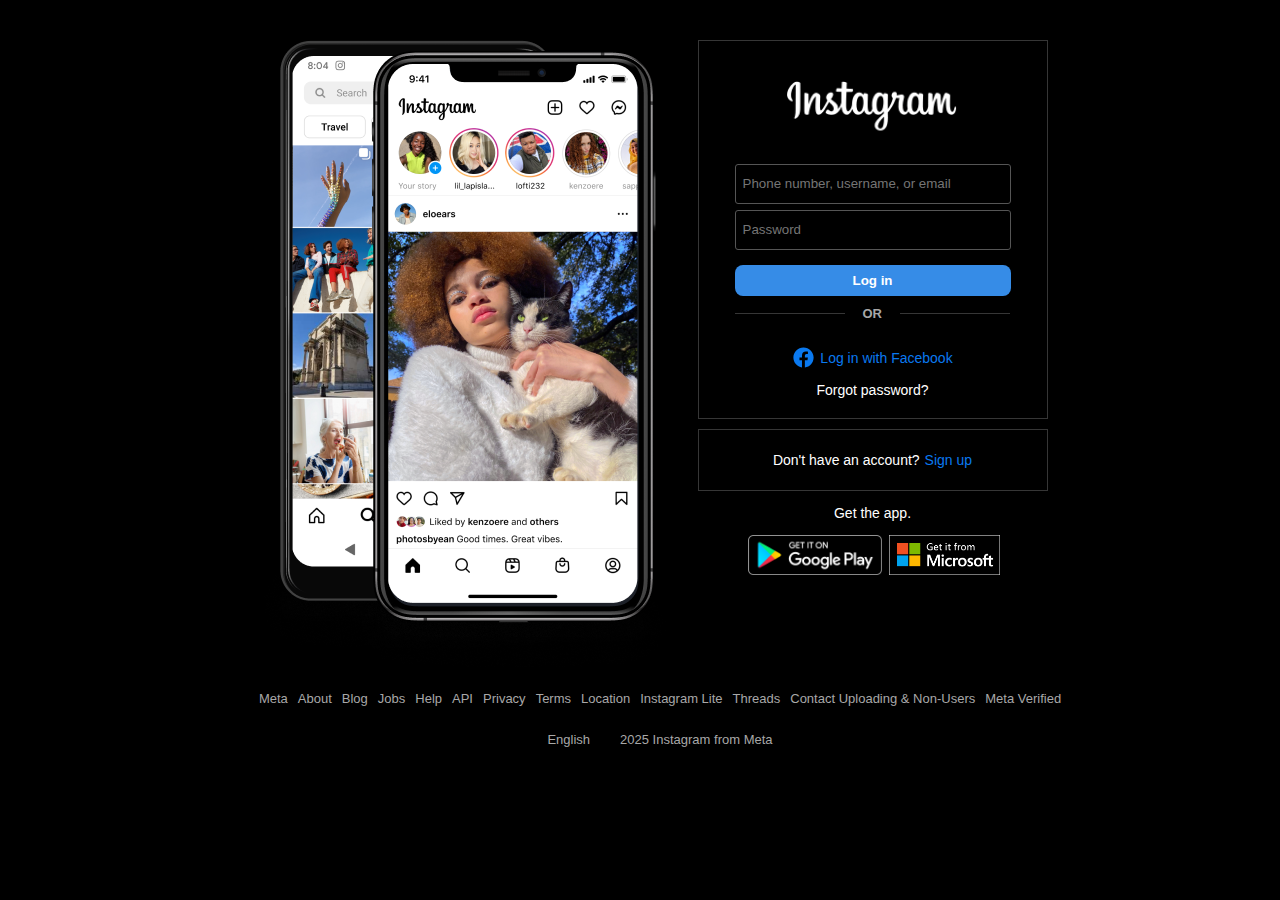
<file: inst_forms/index.html>
<!DOCTYPE html>
<html lang="en">
<head>
    <meta charset="UTF-8">
    <meta name="viewport" content="width=device-width, initial-scale=1.0">
    <title>Instagram</title>
    <link rel="stylesheet" href="style.css">
</head>
<body>
    <div class="container">
        <main>
            <div class="left-container">
                <img src="img/home-phones.png" alt="phone">
                <img src="img/screenshot1.png" alt="" class="phone-screen">
            </div>
            <div class="right-container">
                <div class="up-section">
                    <div class="logo-section">
                        <img src="img/2_tD1Q6wIri.png" alt="logo" class="logo">
                    </div>
                    <div class="form-section">
                        <form action="">
                            <div class="input-section">
                                <input type="email" placeholder="Phone number, username, or email">
                                <input type="password" placeholder="Password">
                            </div>
                        </form>
                        <button class="login-btn">Log in</button>
                        <div class="delimiter-lines">
                            <div></div>
                            <span>or</span>
                            <div></div>
                        </div>
                        <div class="alter-login-section">
                            <div class="facebook-login">
                                <a href=""><img src="img/icons8-facebook.svg" class="facebook-logo"></a>
                                <a href="" class="login-facebook-link">Log in with Facebook</a>
                            </div>
                            <a href="" class="forgot-password-link">Forgot password?</a>
                        </div>
                    </div>
                </div>
                <div class="down-section">
                    <div class="sign-up-section">
                        <p>Don't have an account?</p>
                        <a href="">Sign up</a>
                    </div>
                    <div class="get-app-section">
                        <p>Get the app.</p>
                        <div class="app-logos">
                            <a href=""><img src="img/c5Rp7Ym-Klz.png" alt="google play" class="play-logo"></a>
                            <a href=""><img src="img/EHY6QnZYdNX.png" alt="microsoft" class="microsoft-logo"></a>
                        </div>
                    </div>
                </div>
            </div>
        </main>
        <footer>
            <div>
                <ul class="first-footer">
                    <a href=""><li>Meta</li></a>
                    <a href=""><li>About</li></a>
                    <a href=""><li>Blog</li></a>
                    <a href=""><li>Jobs</li></a>
                    <a href=""><li>Help</li></a>
                    <a href=""><li>API</li></a>
                    <a href=""><li>Privacy</li></a>
                    <a href=""><li>Terms</li></a>
                    <a href=""><li>Location</li></a>
                    <a href=""><li>Instagram Lite</li></a>
                    <a href=""><li>Threads</li></a>
                    <a href=""><li>Contact Uploading & Non-Users</li></a>
                    <a href=""><li>Meta Verified</li></a>
                </ul>
                <ul class="second-footer">
                    <li>English</li>
                    <li>2025 Instagram from Meta</li>
                </ul>
            </div>
        </footer>
    </div>
</body>
</html>
</file>
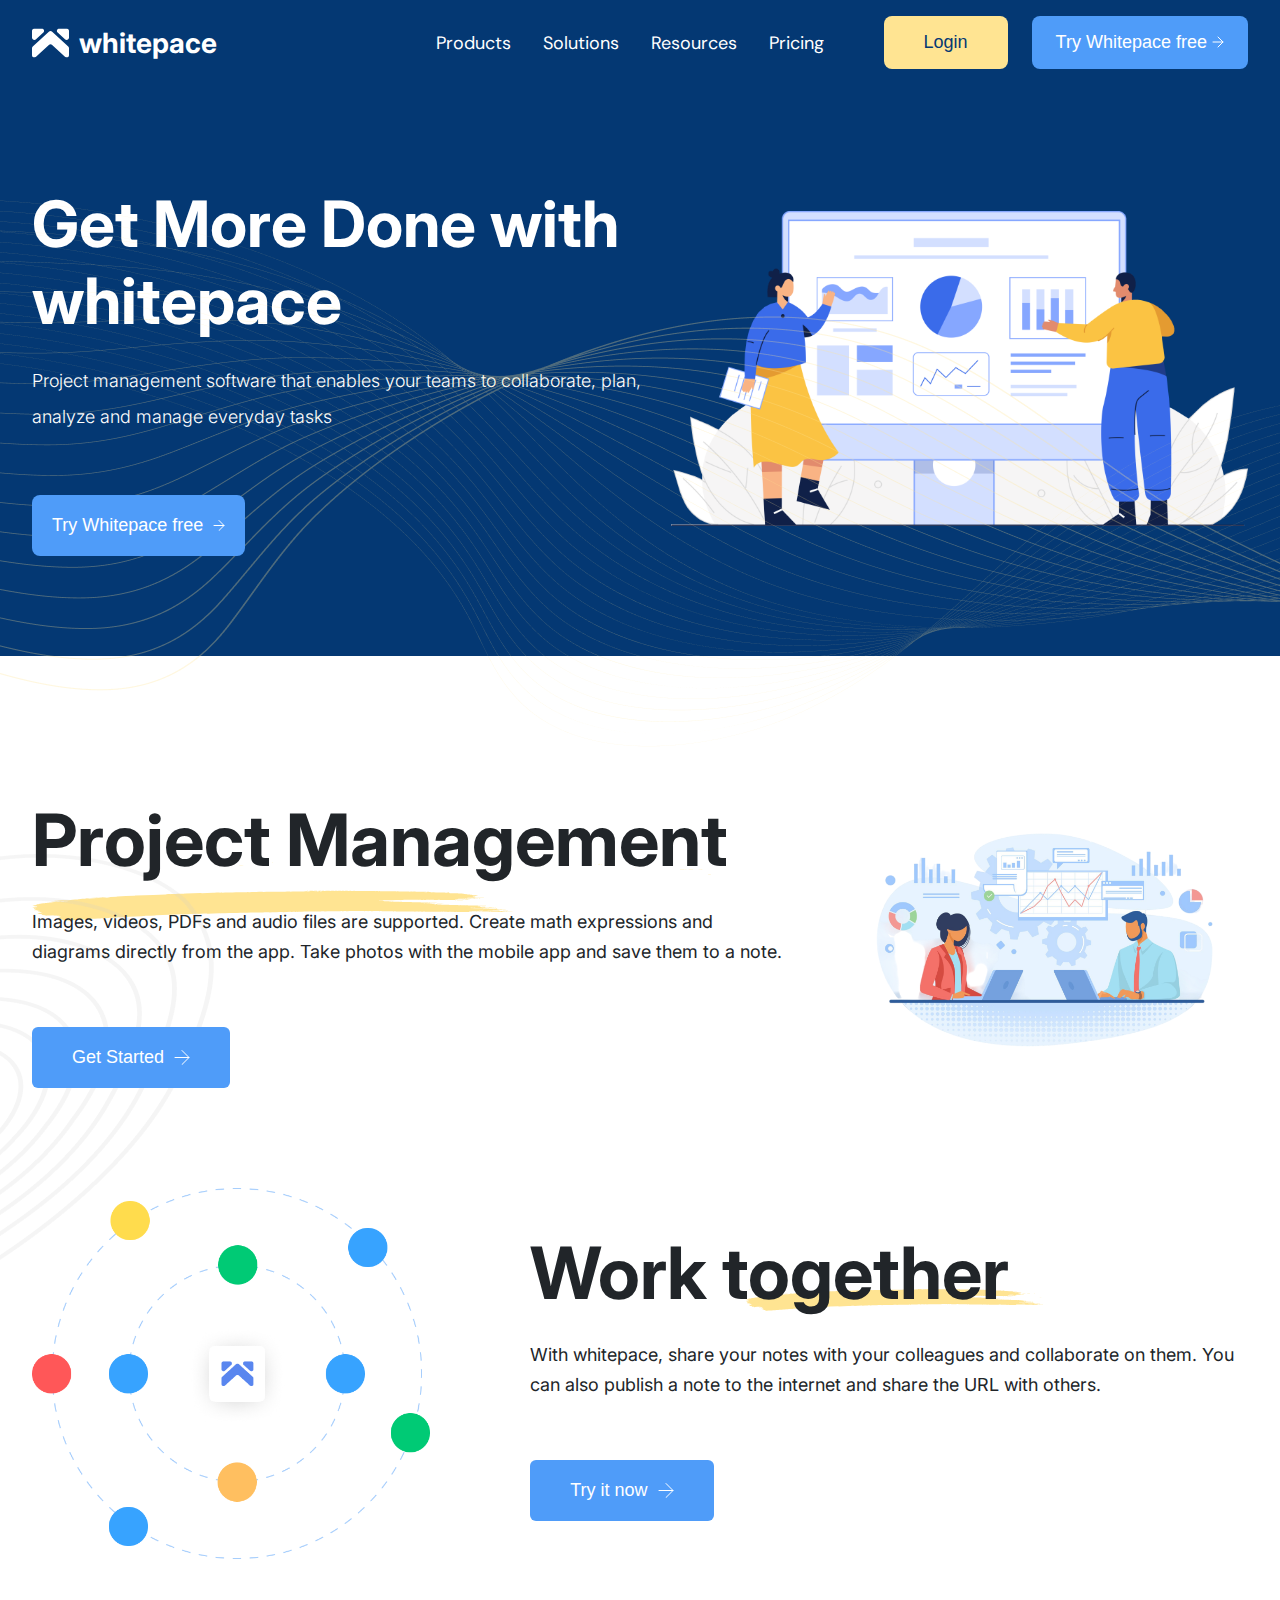
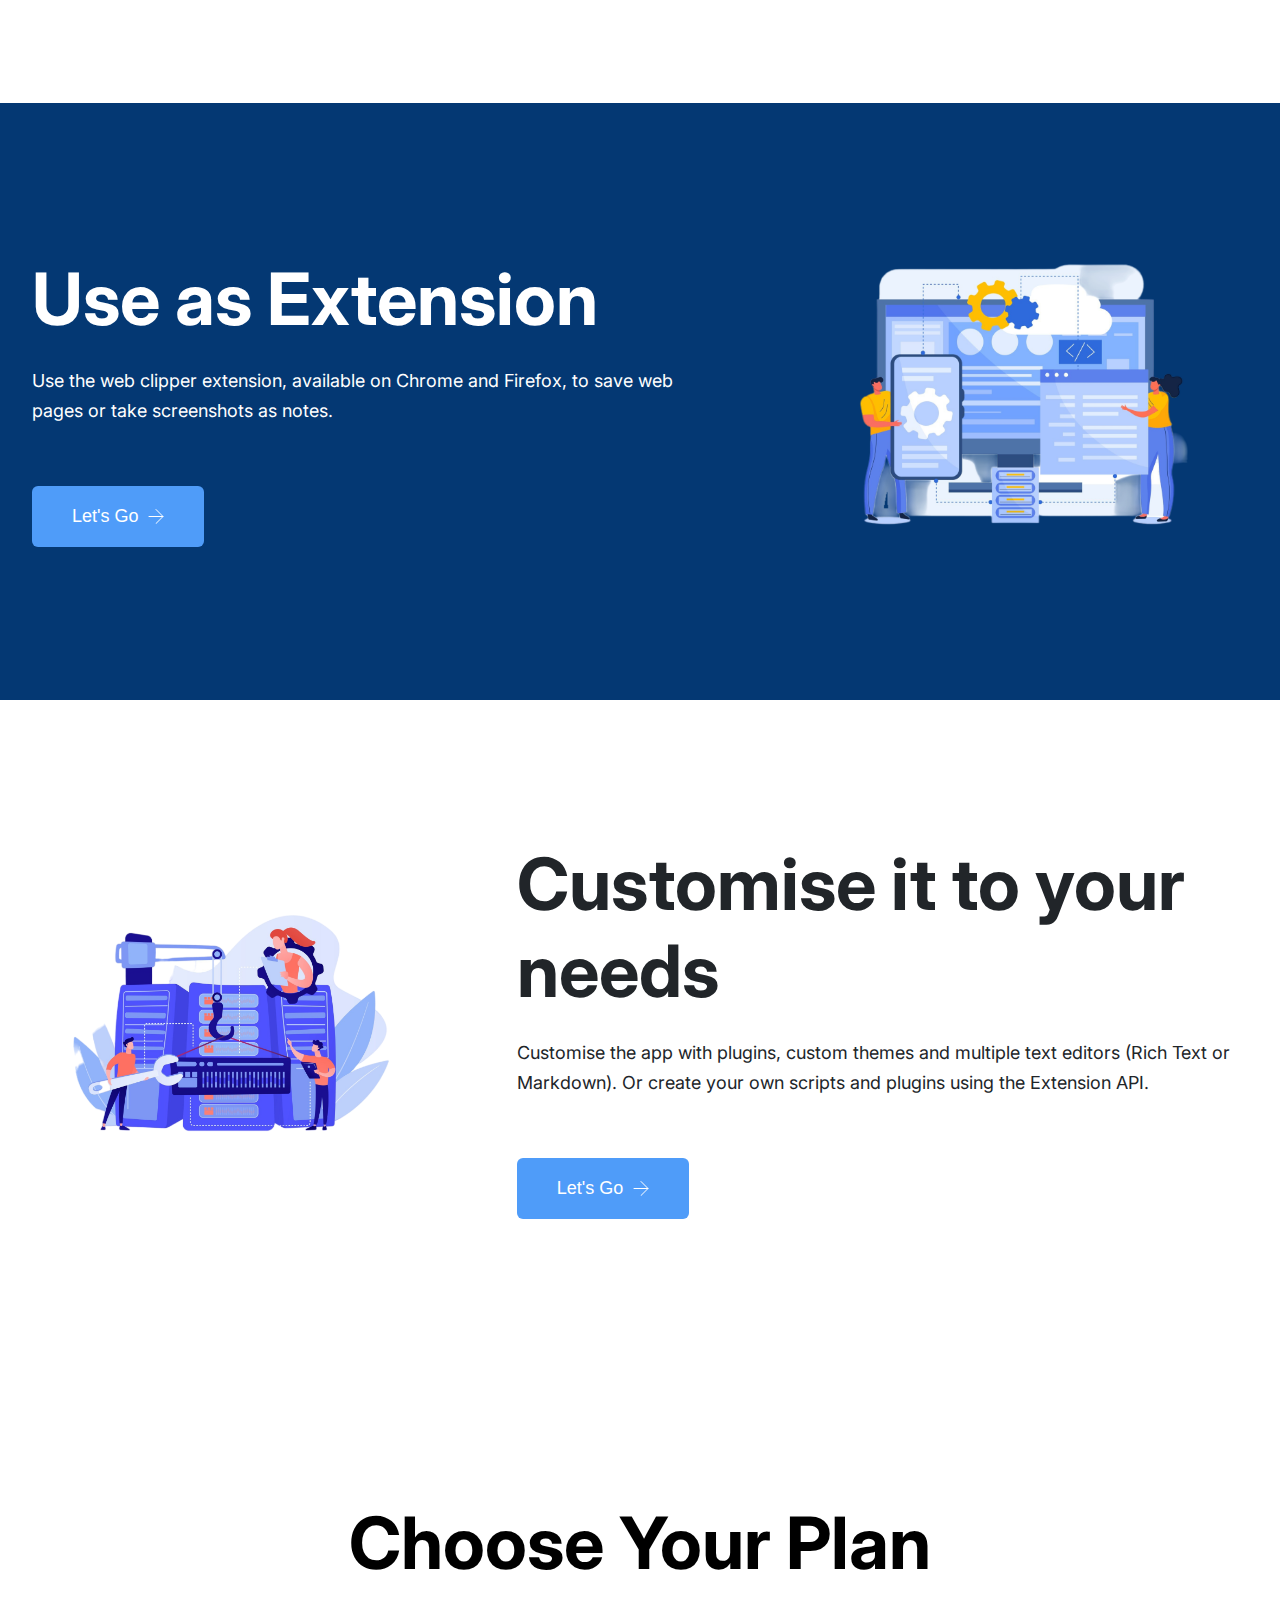
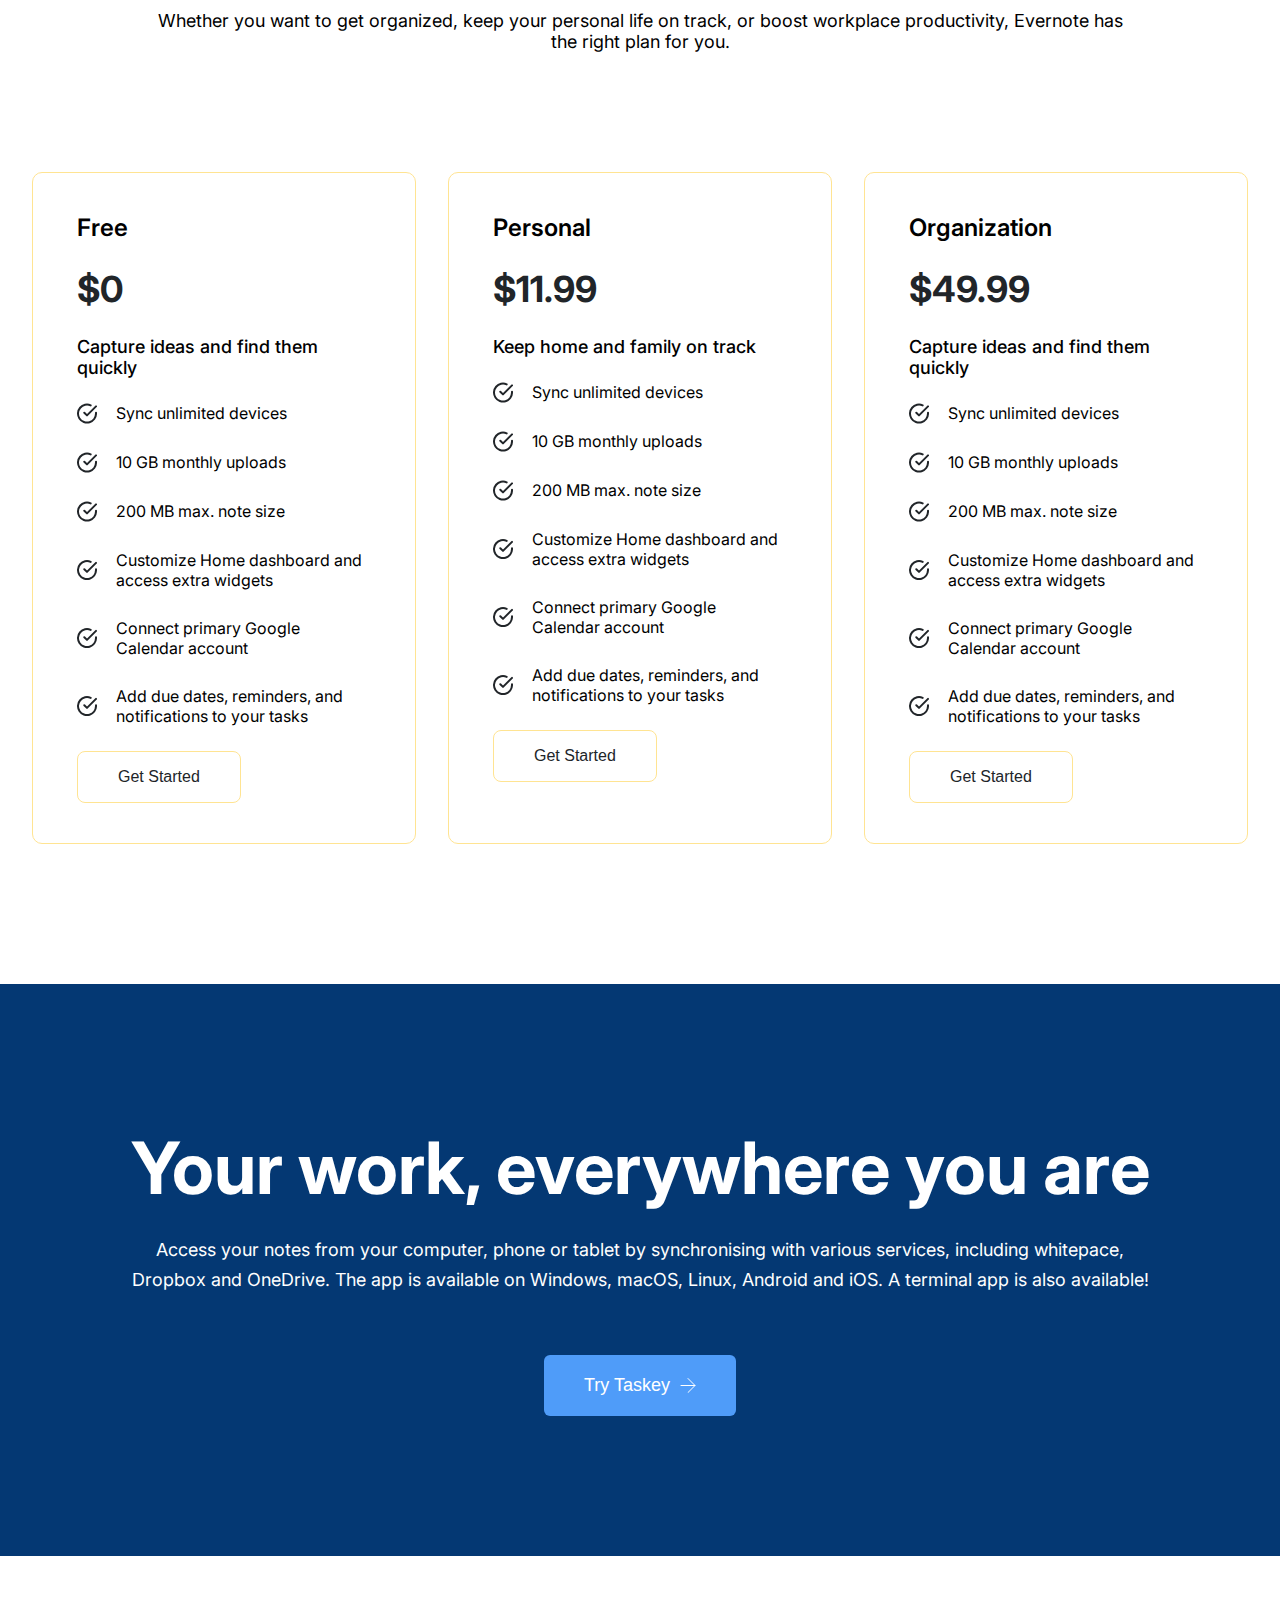
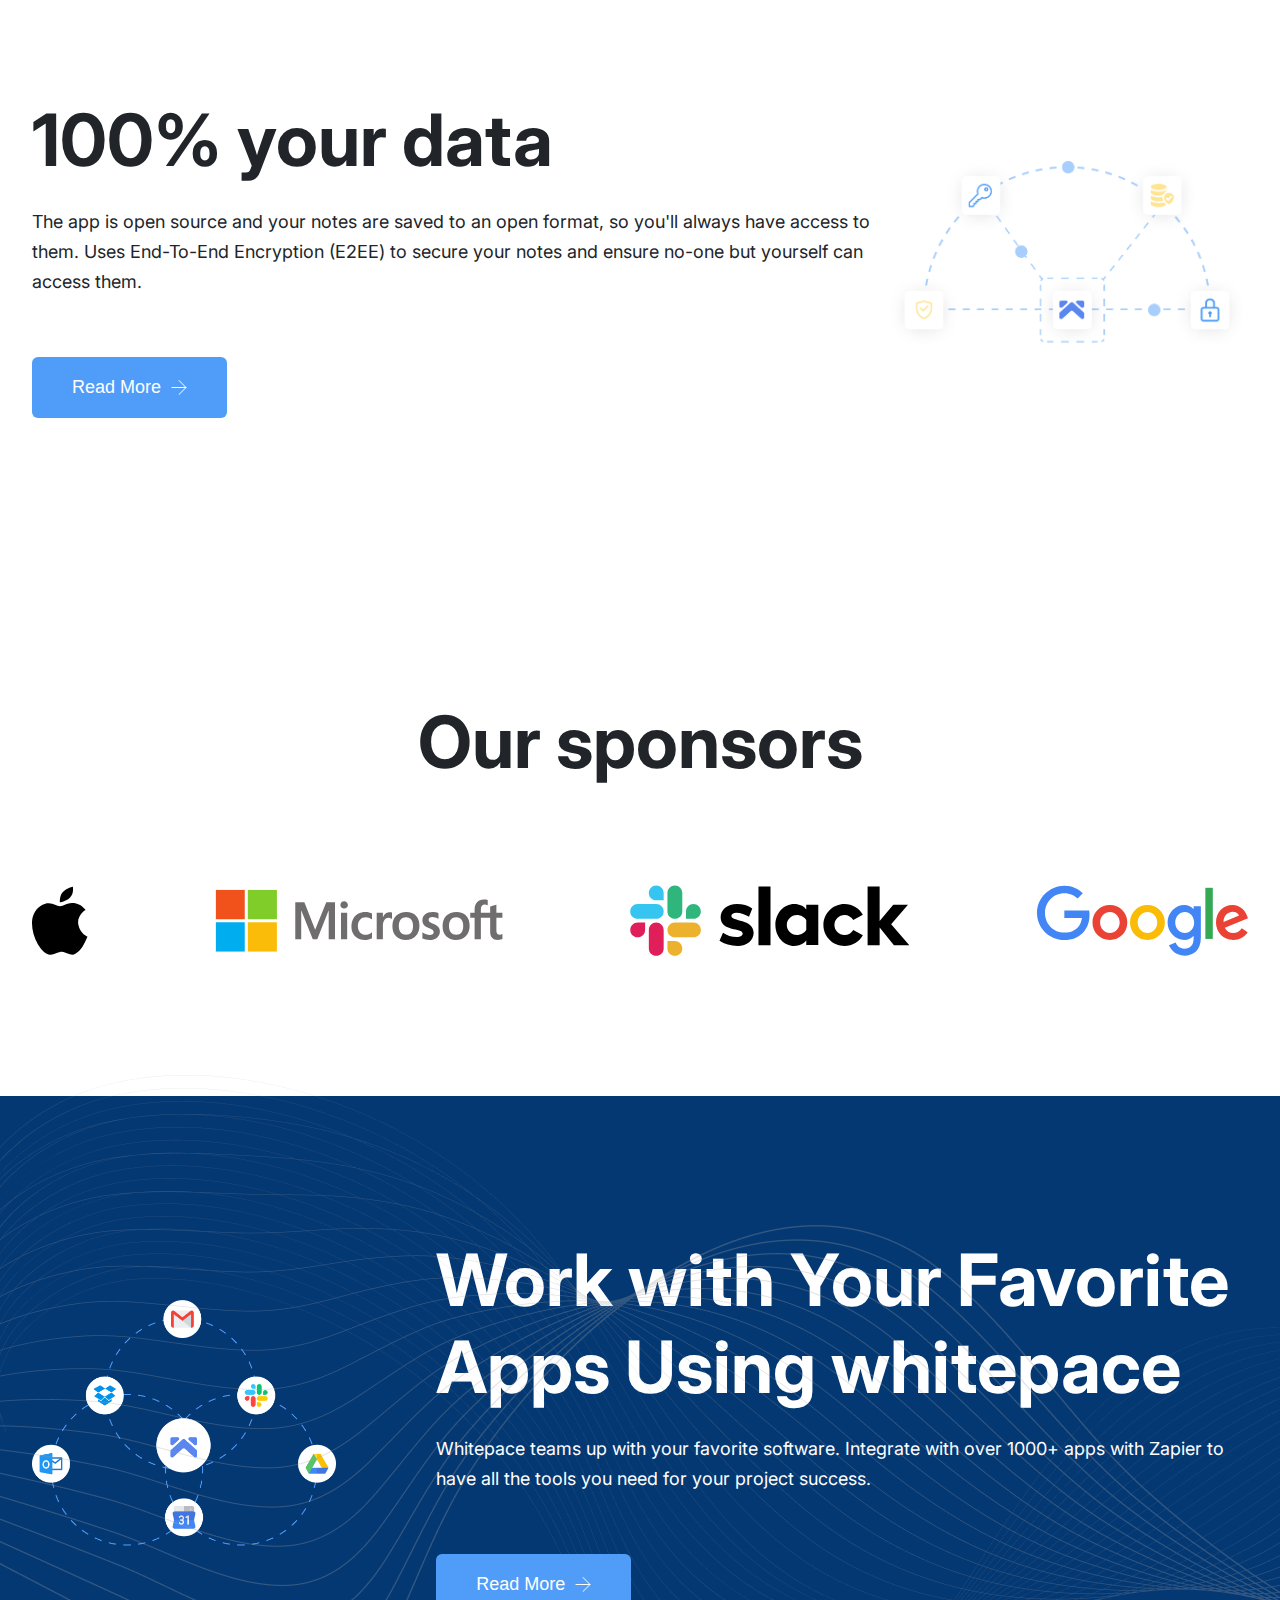
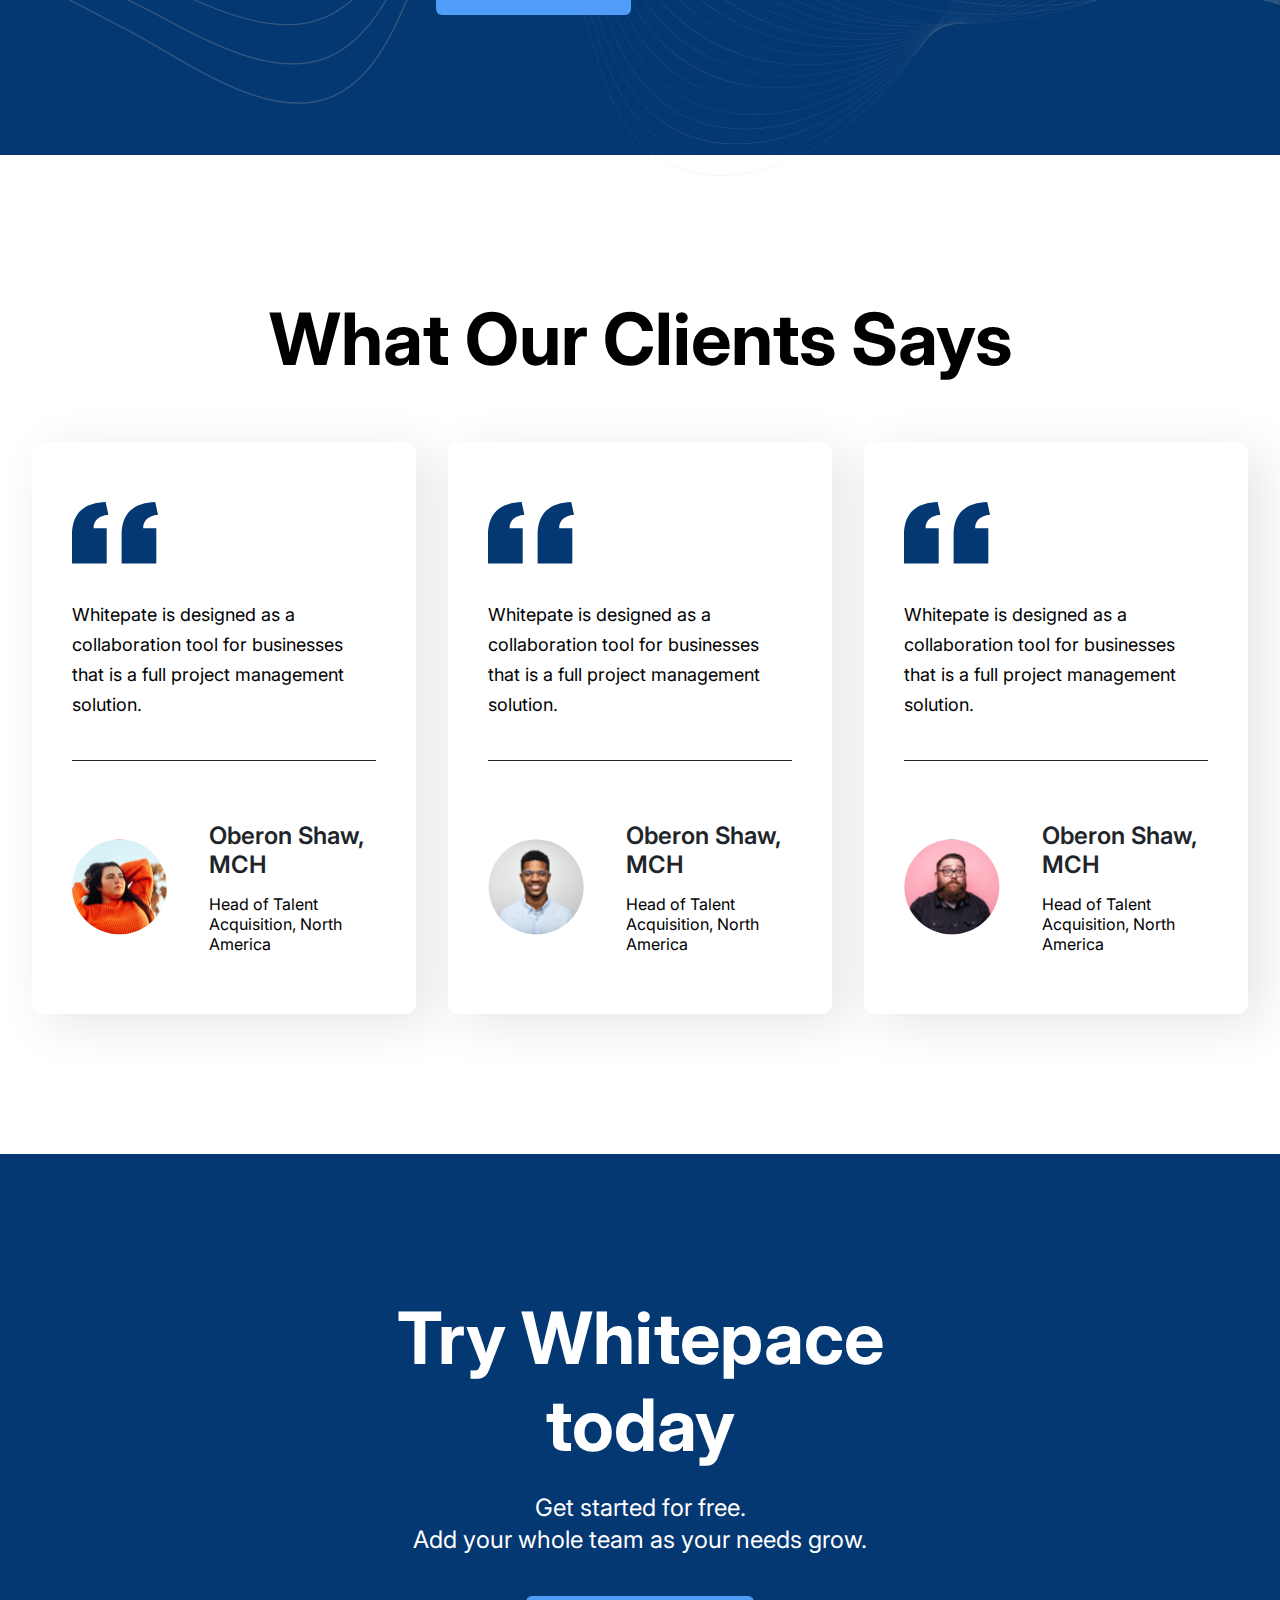
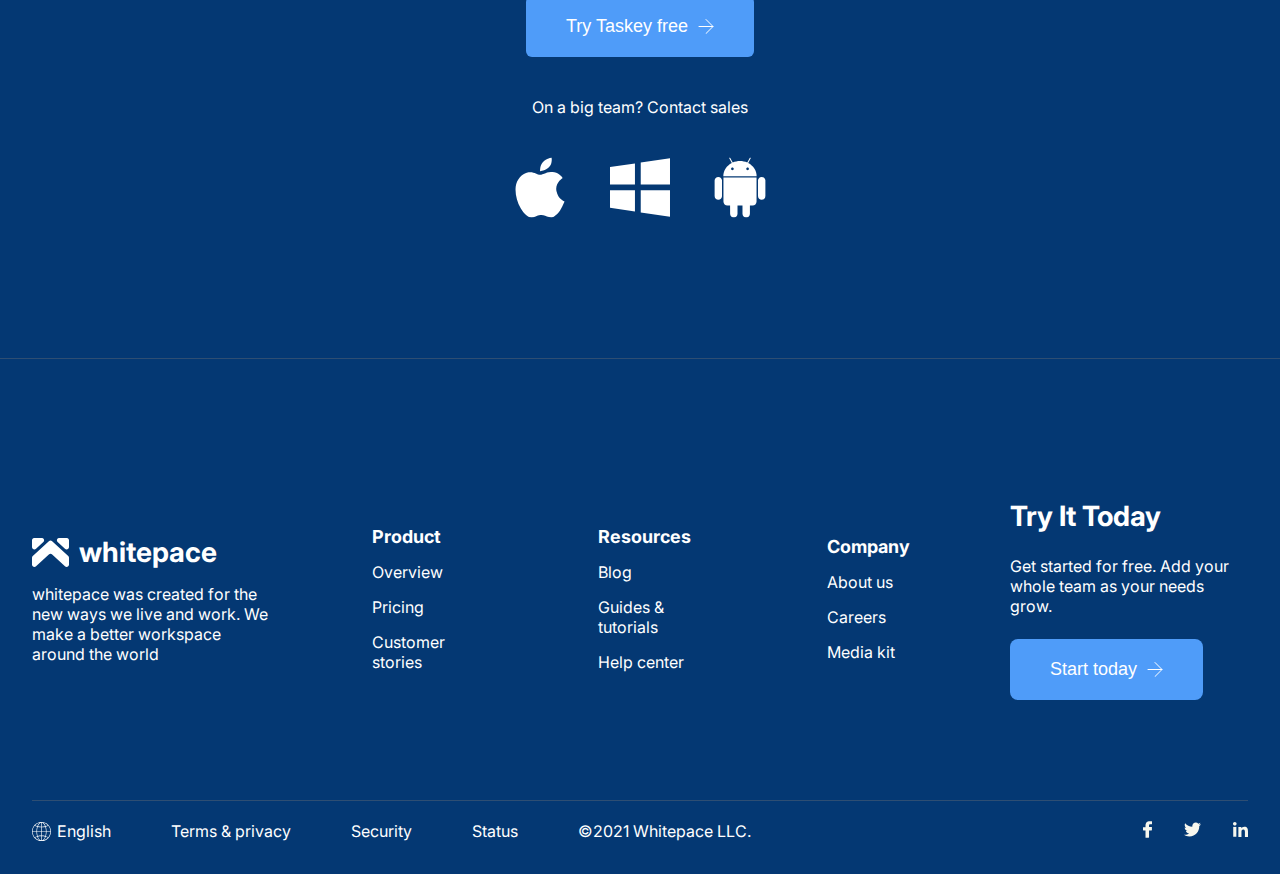
<file: SaaSLanding/index.html>
<!DOCTYPE html>
<html lang="en">
<head>
    <meta charset="UTF-8">
    <meta name="viewport" content="width=device-width, initial-scale=1.0">
    <link rel="stylesheet" href="app.css">
    <link href="https://fonts.googleapis.com/css2?family=Inter:ital,opsz,wght@0,14..32,100..900;1,14..32,100..900&family=Playfair+Display:ital,wght@0,400..900;1,400..900&family=Roboto:ital,wght@0,100;0,300;0,400;0,500;0,700;0,900;1,100;1,300;1,400;1,500;1,700;1,900&display=swap" rel="stylesheet">
    <link href="https://fonts.googleapis.com/css2?family=DM+Sans:ital,opsz,wght@0,9..40,100..1000;1,9..40,100..1000&family=Inter:ital,opsz,wght@0,14..32,100..900;1,14..32,100..900&family=Playfair+Display:ital,wght@0,400..900;1,400..900&family=Roboto:ital,wght@0,100;0,300;0,400;0,500;0,700;0,900;1,100;1,300;1,400;1,500;1,700;1,900&display=swap" rel="stylesheet">
    <title>SaaS Landing</title>
</head>
<body>
    <header>
        <div class="logo">
            <img src="images/Logo Icon.svg" alt="website logo">
            <span class="logo-name">whitepace</span>
        </div>
        <nav>
            <ul>
                <li><a href="#products">Products</a></li>
                <li><a href="#solutions">Solutions</a></li>
                <li><a href="#resources">Resources</a></li>
                <li><a href="pricing">Pricing</a></li>
            </ul>
            <div class="header-buttons">
                <button class="btn-login">Login</button>
                <button class="btn-free-trial">Try Whitepace free
                    <svg xmlns="http://www.w3.org/2000/svg" width="12" height="12" viewBox="0 0 12 12" fill="none">
                        <path d="M1 6H11" stroke="white" stroke-linecap="round" stroke-linejoin="round"/>
                        <path d="M6 1L11 6L6 11" stroke="white" stroke-linecap="round" stroke-linejoin="round"/>
                    </svg>
                </button>
            </div>
            <img src="images/hum-menu.svg" alt="menu" class="nav-menu">
        </nav>
    </header>
    <section class="hero-section"> 
        <div class="heading">
            <h1>Get More Done with whitepace</h1>
            <p>Project management software that enables your teams to collaborate, plan, analyze and manage everyday tasks</p>
            <button class="btn-hero">
                Try Whitepace free
                <svg xmlns="http://www.w3.org/2000/svg" width="12" height="11" viewBox="0 0 12 11" fill="none">
                    <path d="M1 5.5H11" stroke="white" stroke-linecap="round" stroke-linejoin="round"/>
                    <path d="M6 0.5L11 5.5L6 10.5" stroke="white" stroke-linecap="round" stroke-linejoin="round"/>
                </svg>
            </button>
        </div>
        <div>
            <img src="images/work-illustrator.png" alt="hero image" class="hero-image">
        </div>
        <img src="images/background-vectors/Element1.png" alt="background vector" class="hero-back-picture">
    </section>
    <main>
        <section class="work-management">
            <section class="project-management">
                <div class="text-box">
                    <h1>
                        Project Management
                        <img src="images/vector-underline.svg" alt="underline" class="head-underline-v1">
                    </h1>
                    <p>Images, videos, PDFs and audio files are supported. Create math expressions and diagrams directly from the app. Take photos with the mobile app and save them to a note.</p>
                    <button class="btn-get-started">
                        Get Started
                        <svg xmlns="http://www.w3.org/2000/svg" width="16" height="15" viewBox="0 0 16 15" fill="none">
                            <path d="M1 7.5H15" stroke="white" stroke-linecap="round" stroke-linejoin="round"/>
                            <path d="M8 0.5L15 7.5L8 14.5" stroke="white" stroke-linecap="round" stroke-linejoin="round"/>
                        </svg>
                    </button>
                </div>
                <div>
                    <img src="images/analyzing-graphs.png" alt="management image" class="management-image">
                </div>
                <img src="images/background-vectors/background-vector1.png" alt="background vector" class="back-vec">
            </section>
            <section class="work-together">
                <div class="text-box">
                    <h1>
                        Work together
                        <img src="images/vector-underline2.svg" alt="underline" class="head-underline-v2">
                    </h1>
                    <p>With whitepace, share your notes with your colleagues and collaborate on them. You can also publish a note to the internet and share the URL with others.</p>
                    <button class="btn-try-it">
                        Try it now
                        <svg xmlns="http://www.w3.org/2000/svg" width="16" height="15" viewBox="0 0 16 15" fill="none">
                            <path d="M1 7.5H15" stroke="white" stroke-linecap="round" stroke-linejoin="round"/>
                            <path d="M8 0.5L15 7.5L8 14.5" stroke="white" stroke-linecap="round" stroke-linejoin="round"/>
                        </svg>
                    </button>
                </div>
                <div>
                    <img src="images/work-together-image.png" alt="work image" class="work-image">
                </div>
            </section>
        </section>
        <section class="customise-extension">
            <section class="extension-container">
                <div class="text-box">
                    <h1>
                        Use as Extension
                    </h1>
                    <p>Use the web clipper extension, available on Chrome and Firefox, to save web pages or take screenshots as notes.</p>
                    <button class="btn-lets-go">
                        Let's Go
                        <svg xmlns="http://www.w3.org/2000/svg" width="16" height="15" viewBox="0 0 16 15" fill="none">
                            <path d="M1 7.5H15" stroke="white" stroke-linecap="round" stroke-linejoin="round"/>
                            <path d="M8 0.5L15 7.5L8 14.5" stroke="white" stroke-linecap="round" stroke-linejoin="round"/>
                        </svg>
                    </button>
                </div>
                <div>
                    <img src="images/extension-illustration.png" alt="extension image" class="extension-image">
                </div>
            </section>
            <section class="customise-container">
                <div class="text-box">
                    <h1>
                        Customise it to your needs
                    </h1>
                    <p>Customise the app with plugins, custom themes and multiple text editors (Rich Text or Markdown). Or create your own scripts and plugins using the Extension API.</p>
                    <button class="btn-lets-go">
                        Let's Go
                        <svg xmlns="http://www.w3.org/2000/svg" width="16" height="15" viewBox="0 0 16 15" fill="none">
                            <path d="M1 7.5H15" stroke="white" stroke-linecap="round" stroke-linejoin="round"/>
                            <path d="M8 0.5L15 7.5L8 14.5" stroke="white" stroke-linecap="round" stroke-linejoin="round"/>
                        </svg>
                    </button>
                </div>
                <div>
                    <img src="images/architecture-concept.png" alt="customise image" class="customise-image">
                </div>
            </section>
        </section>
        <section class="pricing-container">
            <div class="price-heading">
                <h1>Choose Your Plan</h1>
                <p>Whether you want to get organized, keep your personal life on track, or boost workplace productivity, Evernote has the right plan for you.</p>
            </div>
            <div class="price-list">
                <div class="price-board">
                    <div class="price-text-block">
                        <p class="price-plan">Free</p>
                        <h4>$0</h4>
                        <p class="plan-desc">Capture ideas and find them quickly</p>
                    </div>
                    <ul class="bullet-point">
                        <li>
                            <img src="images/icon.svg" alt="icon" class="icon">
                            <img src="images/Icon-yellow.svg" alt="icon yelllow" class="icon-hover">
                            Sync unlimited devices
                        </li>
                        <li>
                            <img src="images/icon.svg" alt="icon" class="icon">
                            <img src="images/Icon-yellow.svg" alt="icon yelllow" class="icon-hover">
                            10 GB monthly uploads
                        </li>
                        <li>
                            <img src="images/icon.svg" alt="icon">
                            <img src="images/Icon-yellow.svg" alt="icon yelllow" class="icon-hover">
                            200 MB max. note size
                        </li>
                        <li>
                            <img src="images/icon.svg" alt="icon" class="icon">
                            <img src="images/Icon-yellow.svg" alt="icon yelllow" class="icon-hover">
                            Customize Home dashboard and access extra widgets
                        </li>
                        <li>
                            <img src="images/icon.svg" alt="icon">
                            <img src="images/Icon-yellow.svg" alt="icon yelllow" class="icon-hover">
                            Connect primary Google Calendar account
                        </li>
                        <li>
                            <img src="images/icon.svg" alt="icon" class="icon">
                            <img src="images/Icon-yellow.svg" alt="icon yelllow" class="icon-hover">
                            Add due dates, reminders, and notifications to your tasks
                        </li>
                    </ul>
                    <button class="btn-get-started-price">Get Started</button>
                </div>
                <div class="price-board">
                    <div class="price-text-block">
                        <p class="price-plan">Personal</p>
                        <h4>$11.99</h4>
                        <p class="plan-desc">Keep home and family on track</p>
                    </div>
                    <ul class="bullet-point">
                        <li>
                            <img src="images/icon.svg" alt="icon">
                            <img src="images/Icon-yellow.svg" alt="icon yelllow" class="icon-hover">
                            Sync unlimited devices
                        </li>
                        <li>
                            <img src="images/icon.svg" alt="icon">
                            <img src="images/Icon-yellow.svg" alt="icon yelllow" class="icon-hover">
                            10 GB monthly uploads
                        </li>
                        <li>
                            <img src="images/icon.svg" alt="icon" class="icon">
                            <img src="images/Icon-yellow.svg" alt="icon yelllow" class="icon-hover">
                            200 MB max. note size
                        </li>
                        <li>
                            <img src="images/icon.svg" alt="icon" class="icon">
                            <img src="images/Icon-yellow.svg" alt="icon yelllow" class="icon-hover">
                            Customize Home dashboard and access extra widgets
                        </li>
                        <li>
                            <img src="images/icon.svg" alt="icon" class="icon">
                            <img src="images/Icon-yellow.svg" alt="icon yelllow" class="icon-hover">
                            Connect primary Google Calendar account
                        </li>
                        <li>
                            <img src="images/icon.svg" alt="icon" class="icon">
                            <img src="images/Icon-yellow.svg" alt="icon yelllow" class="icon-hover">
                            Add due dates, reminders, and notifications to your tasks
                        </li>
                    </ul>
                    <button class="btn-get-started-price">Get Started</button>
                </div>
                <div class="price-board">
                    <div class="price-text-block">
                        <p class="price-plan">Organization</p>
                        <h4>$49.99</h4>
                        <p class="plan-desc">Capture ideas and find them quickly</p>
                    </div>
                    <ul class="bullet-point">
                        <li>
                            <img src="images/icon.svg" alt="icon">
                            <img src="images/Icon-yellow.svg" alt="icon yelllow" class="icon-hover">
                            Sync unlimited devices
                        </li>
                        <li>
                            <img src="images/icon.svg" alt="icon">
                            <img src="images/Icon-yellow.svg" alt="icon yelllow" class="icon-hover">
                            10 GB monthly uploads
                        </li>
                        <li>
                            <img src="images/icon.svg" alt="icon">
                            <img src="images/Icon-yellow.svg" alt="icon yelllow" class="icon-hover">
                            200 MB max. note size
                        </li>
                        <li>
                            <img src="images/icon.svg" alt="icon" class="icon">
                            <img src="images/Icon-yellow.svg" alt="icon yelllow" class="icon-hover">
                            Customize Home dashboard and access extra widgets
                        </li>
                        <li>
                            <img src="images/icon.svg" alt="icon" class="icon">
                            <img src="images/Icon-yellow.svg" alt="icon yelllow" class="icon-hover">
                            Connect primary Google Calendar account
                        </li>
                        <li>
                            <img src="images/icon.svg" alt="icon" class="icon">
                            <img src="images/Icon-yellow.svg" alt="icon yelllow" class="icon-hover">
                            Add due dates, reminders, and notifications to your tasks
                        </li>
                    </ul>
                    <button class="btn-get-started-price">Get Started</button>
                </div>
            </div>
        </section>
        <section class="your-work-container">
            <div class="yw-text-box">
                <h1>Your work, everywhere you are</h1>
                <p>Access your notes from your computer, phone or tablet by synchronising with various services, including whitepace, Dropbox and OneDrive. The app is available on Windows, macOS, Linux, Android and iOS. A terminal app is also available!</p>
            </div>
            <button class="btn-try-taskey">
                Try Taskey
                <svg xmlns="http://www.w3.org/2000/svg" width="16" height="15" viewBox="0 0 16 15" fill="none">
                    <path d="M1 7.5H15" stroke="white" stroke-linecap="round" stroke-linejoin="round"/>
                    <path d="M8 0.5L15 7.5L8 14.5" stroke="white" stroke-linecap="round" stroke-linejoin="round"/>
                </svg>
            </button>
        </section>
        <section class="your-data-container">
            <div class="your-data-heading">
                <div class="text-box">
                    <h1>100% your data</h1>
                    <p>The app is open source and your notes are saved to an open format, so you'll always have access to them. Uses End-To-End Encryption (E2EE) to secure your notes and ensure no-one but yourself can access them.</p>
                </div>
                <button class="btn-read-more">
                    Read More
                    <svg xmlns="http://www.w3.org/2000/svg" width="16" height="15" viewBox="0 0 16 15" fill="none">
                        <path d="M1 7.5H15" stroke="white" stroke-linecap="round" stroke-linejoin="round"/>
                        <path d="M8 0.5L15 7.5L8 14.5" stroke="white" stroke-linecap="round" stroke-linejoin="round"/>
                    </svg>
                </button>
            </div>
            <div>
                <img src="images/database.png" alt="database image" class="database-image">
            </div>
        </section>
        <section class="our-sponsors-container">
            <h1>Our sponsors</h1>
            <div class="companies-logos">
                <img src="images/logo-images/Apple.svg" alt="apple logo">
                <img src="images/logo-images/microsoft 1.svg" alt="microsoft logo">
                <img src="images/logo-images/slack.svg" alt="slack logo">
                <img src="images/logo-images/google.svg" alt="google logo">
            </div>
        </section>
        <section class="apps-container">
            <div class="text-box">
                <h1>Work with Your Favorite Apps Using whitepace</h1>
                <p>Whitepace teams up with your favorite software. Integrate with over 1000+ apps with Zapier to have all the tools you need for your project success.</p>
                <button class="btn-read-more">
                    Read More
                    <svg xmlns="http://www.w3.org/2000/svg" width="16" height="15" viewBox="0 0 16 15" fill="none">
                        <path d="M1 7.5H15" stroke="white" stroke-linecap="round" stroke-linejoin="round"/>
                        <path d="M8 0.5L15 7.5L8 14.5" stroke="white" stroke-linecap="round" stroke-linejoin="round"/>
                    </svg>
                </button>
            </div>
            <div>
                <img src="images/apps.png" alt="app image" class="apps-image">
            </div>
            <img src="images/background-vectors/Element2.png" alt="background vector" class="apps-back-vec">
        </section>
        <section class="testamonial-container">
            <h1>What Our Clients Says</h1>
            <div class="clients-container">
                <div class="client-box">
                    <div class="client-comment">
                        <img src="images/comm-icon-black.svg" alt="comment icon" class="comment-icon-b">
                        <img src="images/comm-icon-white.svg" alt="comment icon" class="comment-icon-w">
                        <p>Whitepate is designed as a collaboration tool for businesses that is a full project management solution.</p>
                    </div>
                    <div class="client-name-box">
                        <img src="images/Avater1.svg" alt="avatar">
                        <div class="client-name-textbox">
                            <p class="client-name">Oberon Shaw, MCH</p>
                            <p class="client-prof">Head of Talent Acquisition, North America</p>
                        </div>
                    </div>
                </div>
                <div class="client-box">
                    <div class="client-comment">
                        <img src="images/comm-icon-black.svg" alt="comment icon" class="comment-icon-b">
                        <img src="images/comm-icon-white.svg" alt="comment icon" class="comment-icon-w">
                        <p>Whitepate is designed as a collaboration tool for businesses that is a full project management solution.</p>
                    </div>
                    <div class="client-name-box">
                        <img src="images/Avater2.svg" alt="avatar">
                        <div class="client-name-textbox">
                            <p class="client-name">Oberon Shaw, MCH</p>
                            <p class="client-prof">Head of Talent Acquisition, North America</p>
                        </div>
                    </div>
                </div>
                <div class="client-box">
                    <div class="client-comment">
                        <img src="images/comm-icon-black.svg" alt="comment icon" class="comment-icon-b">
                        <img src="images/comm-icon-white.svg" alt="comment icon" class="comment-icon-w">
                        <p>Whitepate is designed as a collaboration tool for businesses that is a full project management solution.</p>
                    </div>
                    <div class="client-name-box">
                        <img src="images/Avater3.svg" alt="avatar">
                        <div class="client-name-textbox">
                            <p class="client-name">Oberon Shaw, MCH</p>
                            <p class="client-prof">Head of Talent Acquisition, North America</p>
                        </div>
                    </div>
                </div>
            </div>
        </section>
        <section class="free-trial-container">
            <div class="free-trial-heading">
                <div class="free-trial-textbox">
                    <h1>Try Whitepace today</h1>
                    <p>
                        Get started for free. <br>
                        Add your whole team as your needs grow.
                    </p>
                </div>
                <button class="btn-try-taskey">
                    Try Taskey free
                    <svg xmlns="http://www.w3.org/2000/svg" width="16" height="15" viewBox="0 0 16 15" fill="none">
                        <path d="M1 7.5H15" stroke="white" stroke-linecap="round" stroke-linejoin="round"/>
                        <path d="M8 0.5L15 7.5L8 14.5" stroke="white" stroke-linecap="round" stroke-linejoin="round"/>
                    </svg>
                </button>
                <p>On a big team? Contact sales</p>
                <div class="os-icons">
                    <img src="images/apple-black-logo 2.svg" alt="apple logo">
                    <img src="images/windows-logo 1.svg" alt="windows logo">
                    <img src="images/android-logo 1.svg" alt="android logo">
                </div>
            </div>
        </section>
    </main>
    <footer>
        <div class="footer-info">
            <div class="company-description">
                <div class="footer-logo">
                    <img src="images/logo-footer.svg" alt="footer logo">
                    <p>whitepace</p>
                </div>
                <p>
                    whitepace was created for
                    the new ways we live and 
                    work. We make a better 
                    workspace around the world
                </p>
            </div>
            <div class="info-block">
                <p>Product</p>
                <a>Overview</a>
                <a>Pricing</a>
                <a>Customer stories</a>
            </div>
            <div class="info-block">
                <p>Resources</p>
                <a>Blog</a>
                <a>Guides & tutorials</a>
                <a>Help center</a>
            </div>
            <div class="info-block">
                <p>Company</p>
                <a>About us</a>
                <a>Careers</a>
                <a>Media kit</a>
            </div>
            <div class="call-to-action-block">
                <h5>Try It Today</h5>
                <p>
                    Get started for free. Add your <br> whole team as your needs grow.
                </p>
                <button class="btn-start-today">
                    Start today
                    <svg xmlns="http://www.w3.org/2000/svg" width="16" height="15" viewBox="0 0 16 15" fill="none">
                        <path d="M1 7.5H15" stroke="white" stroke-linecap="round" stroke-linejoin="round"/>
                        <path d="M8 0.5L15 7.5L8 14.5" stroke="white" stroke-linecap="round" stroke-linejoin="round"/>
                    </svg>
                </button>
            </div>
        </div>
        <div class="footer-bottom">
            <ul class="tems-conditions">
                <li class="languages">
                    <svg xmlns="http://www.w3.org/2000/svg" width="19" height="20" viewBox="0 0 19 20" fill="none">
                        <path d="M9.48901 0.977539C9.14844 0.977539 8.80811 0.995848 8.46948 1.03235C8.1591 1.06405 7.85253 1.11604 7.55008 1.17913C7.49155 1.19138 7.43298 1.2043 7.37445 1.21781C5.59245 1.62353 3.96529 2.53464 2.68809 3.84188C2.56932 3.96362 2.45305 4.08897 2.33935 4.21788C-1.11075 8.17872 -0.696703 14.1865 3.26417 17.6366C7.05619 20.9396 12.7641 20.7198 16.291 17.135C16.41 17.0133 16.5262 16.8879 16.6397 16.759C18.1623 15.0251 19.0013 12.796 19 10.4885C19 5.23567 14.7418 0.977499 9.48901 0.977539ZM3.11069 4.31743C3.16078 4.26544 3.21277 4.21566 3.26382 4.16526C3.32278 4.10724 3.38143 4.0489 3.44167 3.99279C3.49461 3.94333 3.54914 3.89578 3.60336 3.84759C3.66454 3.79338 3.72541 3.73916 3.78819 3.68685C3.84335 3.64025 3.9001 3.59555 3.95653 3.55053C4.01994 3.49981 4.08334 3.44908 4.14865 3.40026C4.20635 3.35682 4.265 3.31466 4.32397 3.27344C4.3896 3.22652 4.45554 3.17833 4.52243 3.13458C4.58235 3.094 4.6429 3.05469 4.70377 3.0157C4.77162 2.97226 4.83978 2.92946 4.90858 2.88888C4.97052 2.85191 5.03285 2.81553 5.09562 2.77983C5.16581 2.73988 5.23627 2.70088 5.30709 2.66284C5.37049 2.62904 5.4339 2.59595 5.4973 2.56361C5.56959 2.52715 5.6425 2.49196 5.71574 2.4574C5.77915 2.42729 5.84509 2.39717 5.9104 2.36864C5.9849 2.33693 6.06035 2.30523 6.13581 2.27353C6.20143 2.24658 6.26674 2.22026 6.333 2.1949C6.40972 2.16574 6.48739 2.13847 6.56507 2.11121C6.63133 2.08806 6.69759 2.06492 6.7648 2.04304C6.84374 2.01768 6.92331 1.99422 7.0032 1.97108C7.0701 1.95174 7.13636 1.93177 7.20357 1.91369C7.22925 1.90704 7.25493 1.90165 7.28061 1.89499C6.34219 2.80618 5.64579 3.93703 5.25446 5.18515C4.50198 4.98668 3.77352 4.70635 3.08216 4.34913C3.09262 4.33804 3.1015 4.32694 3.11069 4.31743ZM2.6548 4.82785C3.41635 5.24047 4.22391 5.56186 5.06075 5.78529C4.65051 7.21177 4.43517 8.6872 4.42066 10.1714H0.619454C0.688528 8.21419 1.40427 6.33506 2.6548 4.82785ZM2.6548 16.1491C1.40435 14.6418 0.688607 12.7627 0.619454 10.8055H4.42066C4.43517 12.2897 4.65047 13.7651 5.06075 15.1916C4.22395 15.4151 3.41639 15.7365 2.6548 16.1491ZM7.20167 19.0645C7.13763 19.0483 7.07137 19.0274 7.00542 19.0081C6.92521 18.9846 6.84469 18.9611 6.76543 18.9355C6.69854 18.9139 6.6326 18.8908 6.56665 18.8676C6.48866 18.8407 6.41067 18.8131 6.33363 18.7836C6.26769 18.7586 6.2027 18.7322 6.13739 18.7056C6.06162 18.6739 5.98585 18.6422 5.91071 18.6105C5.84604 18.582 5.78168 18.5526 5.71764 18.5224C5.64377 18.4875 5.57022 18.452 5.49572 18.4152C5.43231 18.3835 5.36891 18.3518 5.3055 18.3172C5.23385 18.2789 5.16284 18.2396 5.09182 18.199C5.02841 18.1638 4.96818 18.1277 4.90699 18.0909C4.83724 18.049 4.76877 18.0059 4.70029 17.9619C4.64005 17.9235 4.57981 17.8845 4.52053 17.8445C4.453 17.7989 4.38611 17.7513 4.31985 17.7038C4.26183 17.6623 4.20381 17.6207 4.14675 17.577C4.08112 17.5275 4.01677 17.4765 3.95273 17.4251C3.89661 17.3804 3.84081 17.336 3.78597 17.2901C3.72256 17.2374 3.66137 17.1826 3.59987 17.1281C3.54597 17.0802 3.49176 17.0329 3.43913 16.9841C3.37858 16.9277 3.31993 16.869 3.26096 16.811C3.20992 16.7606 3.15793 16.7108 3.10784 16.6592C3.09864 16.6493 3.08977 16.6392 3.08057 16.6297C3.7719 16.2723 4.50036 15.9919 5.25287 15.7934C5.64429 17.0414 6.34065 18.1722 7.27902 19.0835C7.25334 19.0769 7.22735 19.0715 7.20167 19.0645ZM9.17202 19.3403C7.81544 19.1476 6.62625 17.7317 5.87806 15.6409C6.95977 15.3986 8.06364 15.2687 9.17202 15.2531V19.3403ZM9.17202 14.6191C7.99623 14.6345 6.82539 14.7742 5.67896 15.0356C5.28089 13.6602 5.0709 12.2372 5.05473 10.8055H9.17202V14.6191ZM9.17202 10.1714H5.05473C5.07086 8.73967 5.28085 7.31667 5.67896 5.94127C6.82539 6.2027 7.99627 6.34235 9.17202 6.35785V10.1714ZM9.17202 5.72378C8.0636 5.70833 6.95977 5.57839 5.87806 5.33605C6.62625 3.24523 7.81544 1.82936 9.17202 1.63661V5.72378ZM16.3233 4.82785C17.5738 6.3351 18.2895 8.21423 18.3586 10.1714H14.5574C14.5429 8.6872 14.3276 7.21177 13.9174 5.78529C14.7542 5.56174 15.5617 5.24039 16.3233 4.82785ZM11.7739 1.91211C11.8405 1.9286 11.9067 1.94952 11.9727 1.96886C12.0529 1.99232 12.1334 2.01578 12.2127 2.04146C12.2796 2.06302 12.3455 2.08616 12.4114 2.1093C12.4894 2.13625 12.5674 2.16383 12.6445 2.19332C12.7104 2.21836 12.7754 2.24468 12.8407 2.27131C12.9165 2.30301 12.9923 2.33471 13.0674 2.36642C13.1321 2.39495 13.1964 2.42431 13.2605 2.45455C13.3343 2.48942 13.4079 2.52493 13.4824 2.56171C13.5458 2.59341 13.6092 2.62511 13.6726 2.65967C13.7443 2.69803 13.8153 2.73734 13.8863 2.77792C13.9497 2.81311 14.0099 2.84926 14.0711 2.88603C14.1409 2.92788 14.2093 2.971 14.2778 3.01506C14.3381 3.05342 14.3983 3.09242 14.4576 3.13237C14.5251 3.17802 14.5917 3.22526 14.6579 3.27281C14.7163 3.31434 14.7743 3.35619 14.8317 3.39962C14.897 3.44876 14.961 3.49981 15.0254 3.55116C15.0812 3.59555 15.1373 3.63993 15.1921 3.68622C15.2555 3.73885 15.3167 3.79369 15.3782 3.84822C15.4321 3.8961 15.4863 3.94333 15.539 3.99216C15.5995 4.04859 15.6582 4.10724 15.7171 4.16526C15.7682 4.21566 15.8202 4.26544 15.8703 4.31711C15.8795 4.32694 15.8883 4.33709 15.8975 4.3466C15.2062 4.70397 14.4777 4.98443 13.7252 5.18293C13.3331 3.93469 12.6358 2.80396 11.6965 1.89309C11.7222 1.89975 11.7482 1.90513 11.7739 1.91211ZM9.80608 1.63661C11.1627 1.82936 12.3518 3.24523 13.1 5.33605C12.0183 5.57827 10.9145 5.70821 9.80608 5.72378V1.63661ZM9.80608 6.35785C10.9819 6.34239 12.1527 6.20274 13.2991 5.94127C13.6972 7.31667 13.9072 8.73967 13.9234 10.1714H9.80608V6.35785ZM9.80608 10.8055H13.9234C13.9072 12.2372 13.6973 13.6602 13.2991 15.0356C12.1527 14.7742 10.9819 14.6346 9.80608 14.6191V10.8055ZM9.80608 19.3403V15.2531C10.9145 15.2686 12.0183 15.3985 13.1 15.6409C12.3518 17.7317 11.1627 19.1476 9.80608 19.3403ZM15.8674 16.6595C15.8173 16.7112 15.7656 16.7609 15.7146 16.8113C15.6556 16.8694 15.5967 16.928 15.5361 16.9844C15.4835 17.0336 15.4293 17.0795 15.3754 17.1287C15.3139 17.1832 15.2527 17.2377 15.1899 17.2904C15.1344 17.3367 15.078 17.3814 15.0216 17.4264C14.9582 17.4771 14.8948 17.5278 14.8295 17.5767C14.7718 17.6201 14.7131 17.6623 14.6541 17.7035C14.5885 17.7504 14.5226 17.7986 14.4557 17.8423C14.3958 17.8829 14.3352 17.9222 14.2743 17.9609C14.2065 18.0047 14.1381 18.0469 14.0692 18.0877C14.0058 18.1248 13.9452 18.1609 13.8828 18.1968C13.8126 18.2367 13.742 18.2757 13.671 18.3138C13.6076 18.3476 13.5442 18.3806 13.4808 18.413C13.4085 18.4494 13.3356 18.4846 13.2624 18.5192C13.199 18.5493 13.133 18.5794 13.0677 18.608C12.9932 18.6397 12.9177 18.6714 12.8423 18.7031C12.7767 18.7297 12.7114 18.7563 12.6454 18.7814C12.5681 18.8109 12.4904 18.8384 12.4124 18.8654C12.3465 18.8885 12.2805 18.9117 12.2136 18.9332C12.1344 18.9589 12.0551 18.9824 11.9743 19.0055C11.908 19.0252 11.8414 19.0448 11.7745 19.0629C11.7489 19.0696 11.7232 19.0749 11.6975 19.0816C12.6359 18.1704 13.3323 17.0396 13.7236 15.7915C14.4761 15.9899 15.2046 16.2702 15.8959 16.6275C15.8855 16.6389 15.8766 16.65 15.8674 16.6595ZM16.3233 16.1491C15.5618 15.7364 14.7542 15.4151 13.9174 15.1916C14.3276 13.7651 14.5429 12.2897 14.5574 10.8055H18.3586C18.2896 12.7627 17.5738 14.6419 16.3233 16.1491Z" fill="white"/>
                    </svg>
                    English
                </li>
                <li><a href="">Terms & privacy</a></li>
                <li><a href="">Security</a></li>
                <li><a href="">Status</a></li>
                <li>©2021 Whitepace LLC.</li>
            </ul>
            <div class="social-links">
                <a href=""><img src="images/_x30_1._Facebook.svg" alt="facebook link"></a>
                <a href=""><img src="images/Twitter.svg" alt="twitter link"></a>
                <a href=""><img src="images/Linkedin.svg" alt="linkdn link"></a>
            </div>
        </div>
    </footer>
</body>
</html>
</file>
<file: inst_forms/style.css>
body {
    margin: 0;
    background: #000;
    font-family: "Segoe UI", Arial, sans-serif;
    font-size: 14px;
}

.container {
    display: flex;
    flex-direction: column;
    margin: 40px 0 30px;
}

main {
    display: flex;
    justify-content: center;
}

.left-container {
    position: relative;
}

.phone-screen {
    position: absolute;
    top: 23px;
    left: 155px;
}

.right-container {
    display: flex;
    flex-direction: column;
    max-width: 350px;
    gap: 10px;
}

.up-section {
    display: flex;
    flex-direction: column;
    align-items: center;
    padding: 40px 40px 20px;
    border: 1px solid rgb(54, 54, 54);
}

.form-section {
    display: flex;
    flex-direction: column;
}

.input-section {
    display: flex;
    flex-direction: column;
    gap: 6px;
    
}

.logo-section {
    padding: 0 0 30px;
}

.logo {
    height: 50px;
    width: 171px;
    object-fit: cover;
    object-position: 0% 0%;
}

input {
    width: 260px;
    line-height: 24px;
    background-color: #000;
    border: 1px solid rgb(85, 85, 85);
    border-radius: 3px;
    padding: 7px;
    color: #fff;
}

.login-btn {
    background-color: #368ce7;
    color: #fff;
    border: none;
    margin: 15px 0 0;
    padding: 8px 0;
    border-radius: 8px;
    font-weight: 600;
}

.login-btn:hover {
    background-color: #0a79f0;
    cursor: pointer;
}

.delimiter-lines {
    display: flex;
    flex-direction: row;
    align-items: center;
    padding: 10px 0 10px;
}

.delimiter-lines div {
    width: 110px;
    height: 1px;
    background-color: rgb(54, 54, 54);
}

.delimiter-lines span {
    color: rgb(168, 168, 168);
    font-size: .8125rem;
    font-weight: 600;
    margin: 0 18px;
    text-transform: uppercase;
}

.alter-login-section {
    display: flex;
    flex-direction: column;
    align-items: center;
    gap: 10px;
}

.facebook-login {
    display: flex;
    flex-direction: row;
    align-items: center;
    margin: 15px 0 0;
    gap: 5px;
}

.facebook-logo {
    width: 23px;
    height: 23px;
}

.login-facebook-link {
    color: #0a79f0;
    font-weight: 500;
    text-decoration: none;
    margin: 0 0 3px;
}

.login-facebook-link:hover {
    color: #fff;
}

.forgot-password-link {
    color: #fff;
    text-decoration: none;
}

.sign-up-section {
    border: 1px solid rgb(54, 54, 54); 
}

.sign-up-section {
    display: flex;
    flex-direction: row;
    align-items: center;
    justify-content: center;
    padding: 8px 0;
    gap: 5px;
}

.sign-up-section p {
    color: #fff;
}

.sign-up-section a {
    text-decoration: none;
    color: #0a79f0;
    font-weight: 500;
}

.get-app-section {
    display: flex;
    flex-direction: column;
    align-items: center;
}

.get-app-section p {
    color: #fff;
}

.app-logos {
    display: flex;
    flex-direction: row;
    margin: 0 0 0 50px;
    align-items: center;
    gap: 38px;
}

.microsoft-logo {
    width: 70%;
}

.play-logo {
    width: 130%;
}

footer {
    color:rgb(168, 168, 168);
    font-size: 13px;
}

footer div {
    display: flex;
    flex-direction: column;
    align-items: center;
}

footer ul {
    list-style: none;
}

.first-footer {
    display: flex;
    gap: 10px
}

.first-footer a {
    color:rgb(168, 168, 168);
    text-decoration: none;
}

.first-footer a:hover {
    text-decoration: underline;
}

.second-footer {
    display: flex;
    gap: 30px
}
</file>
<file: SaaSLanding/app.css>
body {
    margin: 0;
    font-family: 'Inter', sans-serif;
}

header {
    display: flex;
    padding: 16px 220px;
    background-color: #043873;
    justify-content: space-between;
    align-items: center;
}

nav {
    display: flex;
    gap: 60px;
    position: relative;
}

nav ul {
    display: flex;
    gap: 32px;    
    align-items: center;
}

nav ul li a {
    color: #fff;
    font-family: 'DM Sans', sans-serif;
    font-size: 18px;
}

nav ul li a:hover {
    color: #FFE492;
}

a {
    text-decoration: none;
}

ul {
    list-style: none;
    margin: 0;
    padding: 0;
}

p {
    margin: 0;
}

main {
    border-bottom: 1px solid #2E4E73;
}

footer {
    display: flex;
    flex-direction: column;
    gap: 100px;
    padding: 140px 220px 32px;
    background-color: #043873;
    color: #fff;
    position: relative;
}

.logo {
    display: flex;
    gap: 10px;
}

.logo-name {
    font-size: 28px;
    font-weight: bold;
    color: #fff;
}

.nav-menu {
    position: absolute;
    right: 0;
    top: 25%;
    opacity: 0;
}

.header-buttons {
    display: flex;
    gap: 24px;
}

.btn-login {
    color: #043873;
    font-size: 18px;
    font-weight: 500;
    background-color: #ffe492;
    border-radius: 8px;
    padding: 16px 40px;
    border: none;
}

.btn-free-trial {
    color: #fff;
    font-size: 18px;
    font-weight: 500;
    background-color: #4f9cf9;
    border-radius: 8px;
    padding: 16px 24px;
    border: none;
}

.btn-login:hover {
    background-color: #d7c07b;
    cursor: pointer;
}
.btn-free-trial:hover {
    background-color: #4387db;
    cursor: pointer;
}
.btn-hero:hover {
    background-color: #4387db;
    cursor: pointer;
}

.hero-section {
    position: relative;
    display: flex;
    justify-content: space-between;
    align-items: center;
    background-color: #043873;
    padding: 140px 220px;
    max-width: max-content;
}

.hero-back-picture {
    position: absolute;
    top: 20%;
    left: 0;
    z-index: 1;
}

.heading h1 {
    font-size: 64px;
    font-weight: bold;
    color: #fff;
    margin: 0;
}

.heading p {
    font-size: 18px;
    font-weight: 300;
    color: #fff;
    margin: 24px 0 60px;
    line-height: 36px;
}

.btn-hero {
    display: flex;
    color: #fff;
    font-size: 18px;
    padding: 20px;
    background-color: #4f9cf9;
    border-radius: 8px;
    gap: 10px;
    align-items: center;
    border: none;
    position: relative;
    z-index: 2;
}

.work-management {
    display: flex;
    flex-direction: column;
    padding: 140px 220px;
    gap: 100px;
}

.project-management, .work-together {
    display: flex;
    justify-content: space-between;
    align-items: center;
}

.back-vec {
    position: absolute;
    top: 20%;
    right: 85%;
    z-index: -1;
}

.text-box h1 {
    color: #212529;
    font-size: 72px;
    font-weight: bold;
    margin: 0;
    position: relative;
}

.text-box p {
    color: #212529;
    font-size: 18px;
    margin: 24px 0 60px;
    font-weight: 400;
    line-height: 30px;
}

.head-underline-v1 {
    position: absolute;
    left: 0;
    top: 65%;
    z-index: -1;
}

.head-underline-v2 {
    position: absolute;
    left: 30%;
    top: 60%;
    z-index: -1;
}

.btn-get-started, .btn-try-it, .btn-lets-go, .btn-try-taskey, .btn-read-more, .btn-start-today {
    display: flex;
    align-items: center;
    background-color: #4f9cf9;
    gap: 10px;
    padding: 20px 40px;
    border-radius: 6px;
    border: none;
    font-size: 18px;
    color: #fff;
}

.btn-get-started:hover, .btn-try-it:hover, .btn-lets-go:hover {
    background-color: #4387db;
    cursor: pointer;
}
.btn-try-taskey:hover, .btn-read-more:hover, .btn-start-today:hover {
    background-color: #4387db;
    cursor: pointer;
}

.work-together {
    flex-direction: row-reverse;
    gap: 100px;
}

.project-management {
    gap: 60px;
    position: relative;
}

.extension-container {
    display: flex;
    align-items: center;
    padding: 140px 220px;
    background-color: #043873;
    gap: 98px;
}

.customise-container {
    display: flex;
    flex-direction: row-reverse;
    align-items: center;
    padding: 140px 220px;
    background-color: #fff;
    gap: 98px;
}

.extension-container .text-box h1, .extension-container .text-box p {
    color: #fff
}

.pricing-container {
    display: flex;
    flex-direction: column;
    padding: 140px 220px;
}

.price-heading {
    text-align: center;
    display: flex;
    flex-direction: column;
    align-items: center;
}

.price-heading h1 {
    font-size: 72px;
    font-weight: bold;
    margin: 0;
}

.price-heading p {
    font-size: 18px;
    font-weight: normal;
    padding: 24px 0 60px;
    max-width: 979px;
}

.price-list {
    display: flex;
    flex-direction: row;
    justify-content: space-between;
    gap: 32px;
    padding: 60px 0 0;
}

.price-board {
    padding: 40px 44px;
    border: 1px solid #ffe492;
    border-radius: 10px;
}

.price-text-block h4 {
    font-size: 36px;
    font-weight: bold;
    margin: 0;
    color: #212529;
}

.icon-hover {
    position: absolute;
    opacity: 0;
}

.price-board:hover {
    color: #fff;
    padding: 80px 44px;
    background-color: #043873;
    transition: 150ms ease-in-out;
    border: none;
    transform: scale(1.085);
}
.price-board:hover ul li .icon-hover {
    opacity: 1;
}
.price-board:hover ul li .icon {
    opacity: 0;
}
.price-board:hover .price-text-block h4 {
    color: #ffe492;
}
.price-board:hover .btn-get-started-price {
    border: none;
    background-color: #4f9cf9;
    color: #fff;
} 

.price-text-block {
    display: flex;
    flex-direction: column;
    gap: 25px;
}

.price-plan {
    font-size: 24px;
    font-weight: 600;
}

.plan-desc {
    font-size: 18px;
    font-weight: 500;
}

.bullet-point {
    display: flex;
    flex-direction: column;
    gap: 28px;
    margin: 25px 0;
}

.bullet-point li {
    position: relative;
    display: flex;
    flex-direction: row;
    gap: 19px;
    font-size: 16px;
}

.btn-get-started-price {
    padding: 16px 40px;
    border: 1px solid #ffe492;
    border-radius: 8px;
    font-size: 16px;
    font-weight: 500;
    background-color: #fff;
    color: #212529;
}


.your-work-container {
    display: flex;
    flex-direction: column;
    align-items: center;
    padding: 140px 220px;
    background-color: #043873;
}

.yw-text-box {
    text-align: center;
    color: #fff;
}

.yw-text-box h1 {
    font-size: 72px;
    font-weight: bold;
    margin: 0;
}

.yw-text-box p {
    margin: 24px 0 60px;
    font-size: 18px;
    line-height: 30px;
    max-width: 1019px;
}

.your-data-container {
    display: flex;
    justify-content: space-between;
    align-items: center;
    padding: 140px 220px;
}

.our-sponsors-container {
    display: flex;
    flex-direction: column;
    gap: 100px;
    padding: 140px 220px;
}

.our-sponsors-container h1 {
    font-size: 72px;
    color: #212529;
    font-weight: bold;
    text-align: center;
    margin: 0;
}

.companies-logos {
    display: flex;
    justify-content: space-between;
}

.apps-container {
    position: relative;
    display: flex;
    flex-direction: row-reverse;
    justify-content: space-between;
    align-items: center;
    gap: 100px;
    padding: 140px 220px;
    background-color: #043873;
    z-index: 1;
}

.apps-container .text-box h1, .apps-container .text-box p {
    color: #fff
}

.apps-back-vec {
    position: absolute;
    left: 0;
    z-index: 0;
}

.testamonial-container {
    display: flex;
    flex-direction: column;
    gap: 60px;
    padding: 140px 220px;
}

.testamonial-container h1 {
    font-size: 72px;
    font-weight: bold;
    text-align: center;
    margin: 0;
}

.clients-container {
    display: flex;
    justify-content: space-between;
    gap: 32px;
}

.client-box {
    padding: 60px 40px;
    border-radius: 10px;
    background-color: #fff;
    box-shadow: 15px 10px 50px 0px rgba(0, 0, 0, 0.10);
    position: relative;
}

.client-comment {
    border-bottom: 1px solid #212529;
}

.client-comment p {
    padding: 32px 0 40px;
    font-size: 18px;
    line-height: 30px;
}

.client-name-box {
    display: flex;
    align-items: center;
    margin: 60px 0 0;
    gap: 42px;
}

.client-name {
    font-size: 24px;
    font-weight: 600;
    color: #212529;
    padding: 0 0 15px;
}

.comment-icon-w {
    position: absolute;
    left: 40px;
    opacity: 0;
}

.client-box:hover {
    background-color: #4f9cf9;
    transition: 0.3s;
    color: #fff;
}
.client-box:hover .comment-icon-w {
    opacity: 1;
}
.client-box:hover .comment-icon-b {
    opacity: 0;
}
.client-box:hover .client-comment {
    border-bottom: 1px solid #fff;
}

.free-trial-container {
    display: flex;
    justify-content: center;
    padding: 140px 220px 32px;
    background-color: #043873;
    color: #fff;
}

.free-trial-heading {
    display: flex;
    flex-direction: column;
    align-items: center;
    text-align: center;
    gap: 40px;
}

.free-trial-textbox {
    display: flex;
    flex-direction: column;
    align-items: center;
}

.free-trial-textbox h1 {
    font-size: 72px;
    font-weight: bold;
    margin: 0 0 24px;
    max-width: 608px;
}

.free-trial-textbox p {
    font-size: 24px;
    font-weight: 400;
    line-height: 32px;
    max-width: 550px;
}

.os-icons {
    display: flex;
    gap: 40px;
}

.footer-info {
    display: flex;
    justify-content: space-between;
    align-items: center;
    gap: 100px;
}

.company-description {
    display: flex;
    flex-direction: column;
    gap: 15px;
    max-width: 240px;
}

.footer-logo {
    display: flex;
    align-items: center;
    font-size: 28px;
    font-weight: bold;
    gap: 10px;
}

.info-block {
    display: flex;
    flex-direction: column;
    gap: 15px;
    font-size: 16px;
}

.info-block p {
    font-size: 18px;
    font-weight: bold;
}


.call-to-action-block p {
    font-size: 16px;
    font-weight: 400;
    line-height: 20px;
    padding: 23px 0;
}

.call-to-action-block h5 {
    margin: 0;
    font-size: 28px;
    font-weight: bold;
}

.btn-start-today {
    border-radius: 8px;
}

.footer-bottom {
    display: flex;
    justify-content: space-between;
    align-items: center;
    border-top: 1px solid #2E4E73;
    padding: 20px 0 0;
}

.tems-conditions {
    display: flex;
    gap: 60px;
}

.tems-conditions li a{
    color: #fff;
}
.tems-conditions li a:hover {
    color: #ffe492;
}

.languages {
    display: flex;
    align-items: center;
    gap: 6px;
}

.social-links {
    display: flex;
    gap: 32px;
}

.hero-image, .management-image, .work-image, .customise-image, .extension-image, .database-image, .apps-image {
    max-width: 100%;
    height: auto;
}

@media screen and (max-width: 1440px) {
    header {
        padding: 16px 32px;
    }
    .hero-section {
        padding: 100px 32px;
    }
    .work-management, .customise-container, .extension-container, .pricing-container, .your-work-container {
        padding: 140px 32px;
    }
    .your-data-container, .our-sponsors-container, .apps-container, .testamonial-container, .free-trial-container {
        padding: 140px 32px;
    }
    footer {
        padding: 140px 32px 32px;
    }
}

@media screen and (max-width: 1152px) {
    nav ul {
        display: none;
    }
    .nav-menu {
        opacity: 1;
    }
    .header-buttons {
        margin: 0 60px 0 0;
    }
}

@media screen and (max-width: 768px) {
    header {
        padding: 16px 20px;
    }
    .hero-section {
        padding: 100px 20px;
    }
    .your-work-container {
        flex-direction: column;
        align-items: start;
        padding: 140px 20px;
    }
    .text-box {
        text-align: center;
    }
    .text-box h1, .free-trial-textbox h1 {
        font-size: 54px;
    }
    .yw-text-box {
        text-align: left;
    }
    .yw-text-box h1 {
        font-size: 54px;
    }
    .your-data-container {
        flex-direction: column-reverse;
        gap: 100px;
        padding: 140px 20px;
    }
    .your-data-heading {
        display: flex;
        flex-direction: column;
        align-items: center;
    }
    .apps-container {
        flex-direction: column-reverse;
        align-items: center;
    }
    .free-trial-container {
        justify-content: start;
        padding: 140px 20px 32px;
    }
    .free-trial-heading {
        flex-direction: column;
        text-align: left;
        align-items: start;
    }
    .free-trial-textbox {
        align-items: start;
    }
    .our-sponsors-container, .testamonial-container {
        flex-direction: column;
        padding: 140px 20px;
    }
    .companies-logos {
        flex-direction: column;
        align-items: center;
        gap: 100px;
    }
    .project-management, .work-together, .extension-container, .customise-container {
        text-align: center;
        flex-direction: column;
        padding: 100px 20px;
    }
    .header-buttons {
        display: none;
    }
    .hero-section {
        flex-direction: column;
        text-align: center;
    }
    .btn-hero, .btn-try-it {
        display: inline;
        margin: 0 0 100px;
    }
    .btn-read-more, .btn-lets-go {
        display: inline;
    }
    .btn-get-started {
        display: inline;
        margin: 0 0 60px;
    }
    .footer-info {
        flex-direction: column;
        align-items: flex-start;
    }
    footer {
        padding: 80px 32px;
    }
}
@media screen and (max-width: 320px) {
    header {
        padding: 16px;
    }
    .hero-section, .project-management, .work-together, .extension-container {
        padding: 80px 16px;
    }
}
</file>
